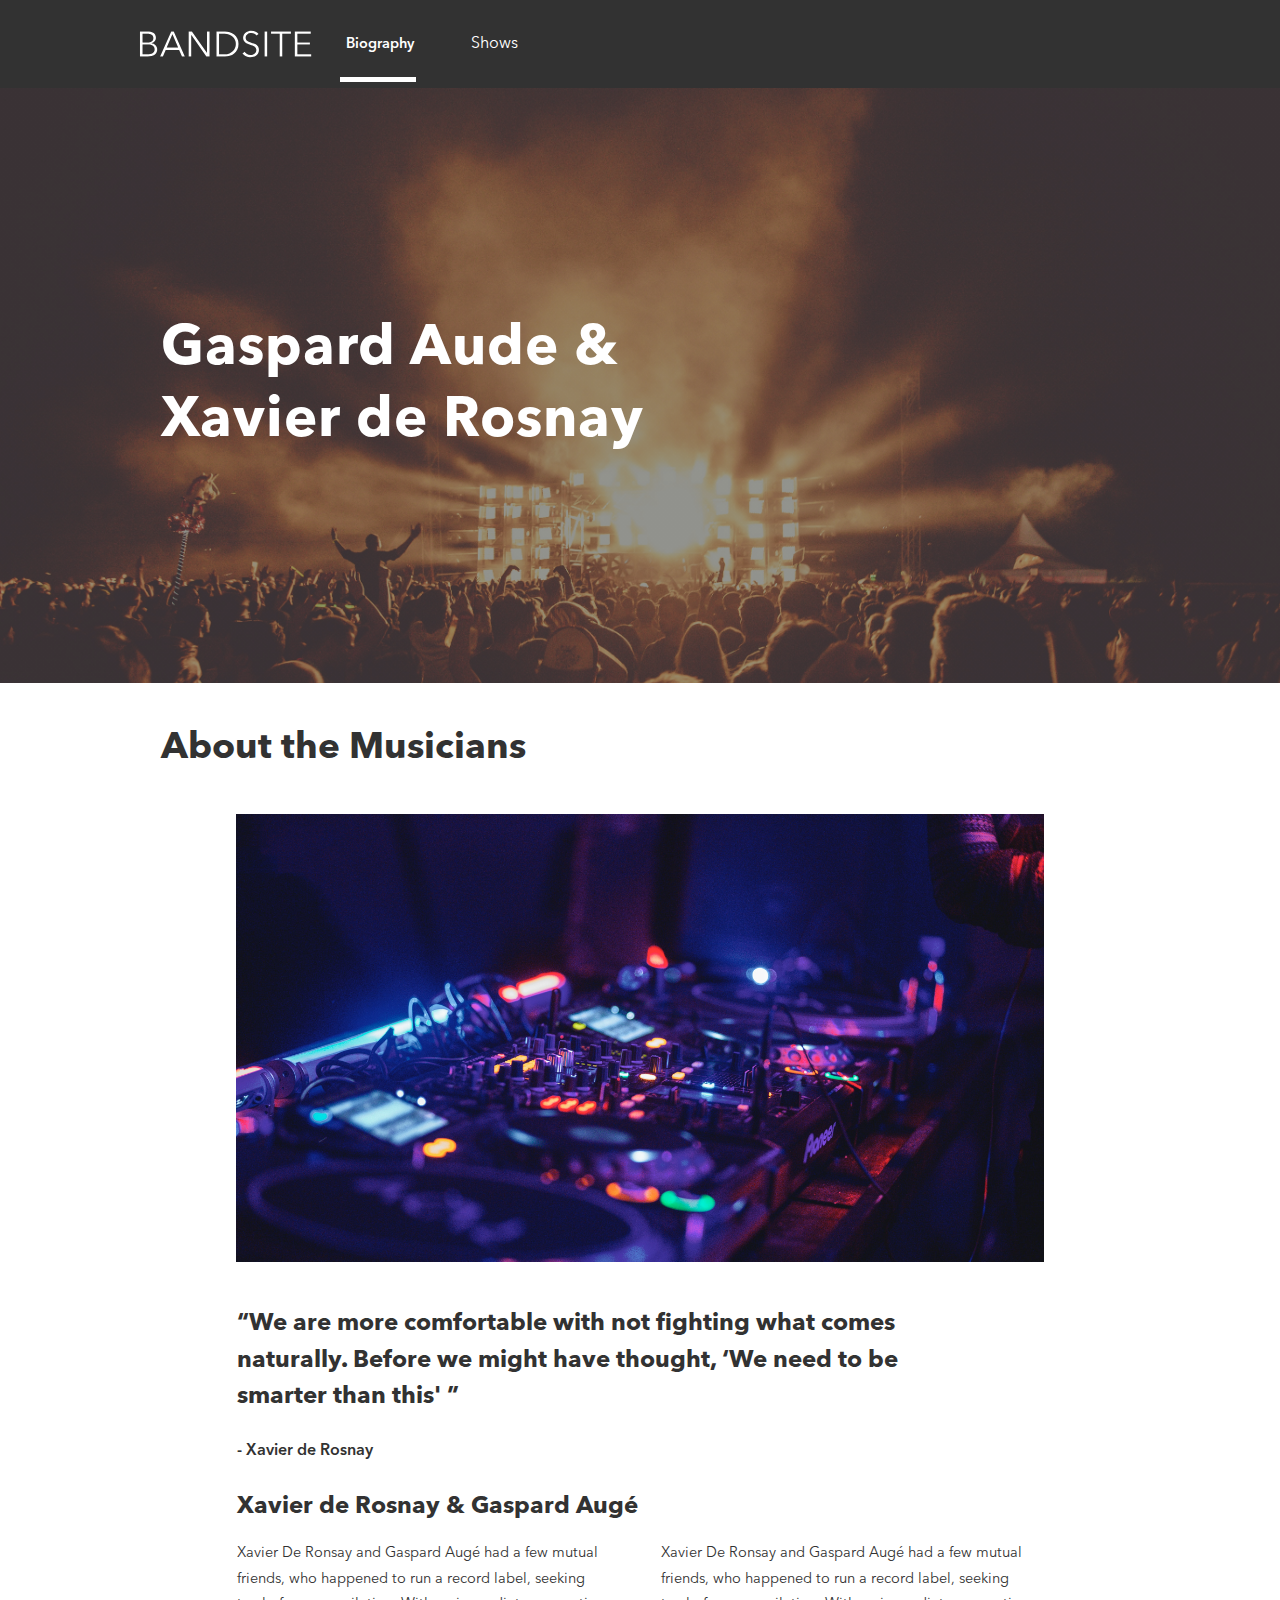
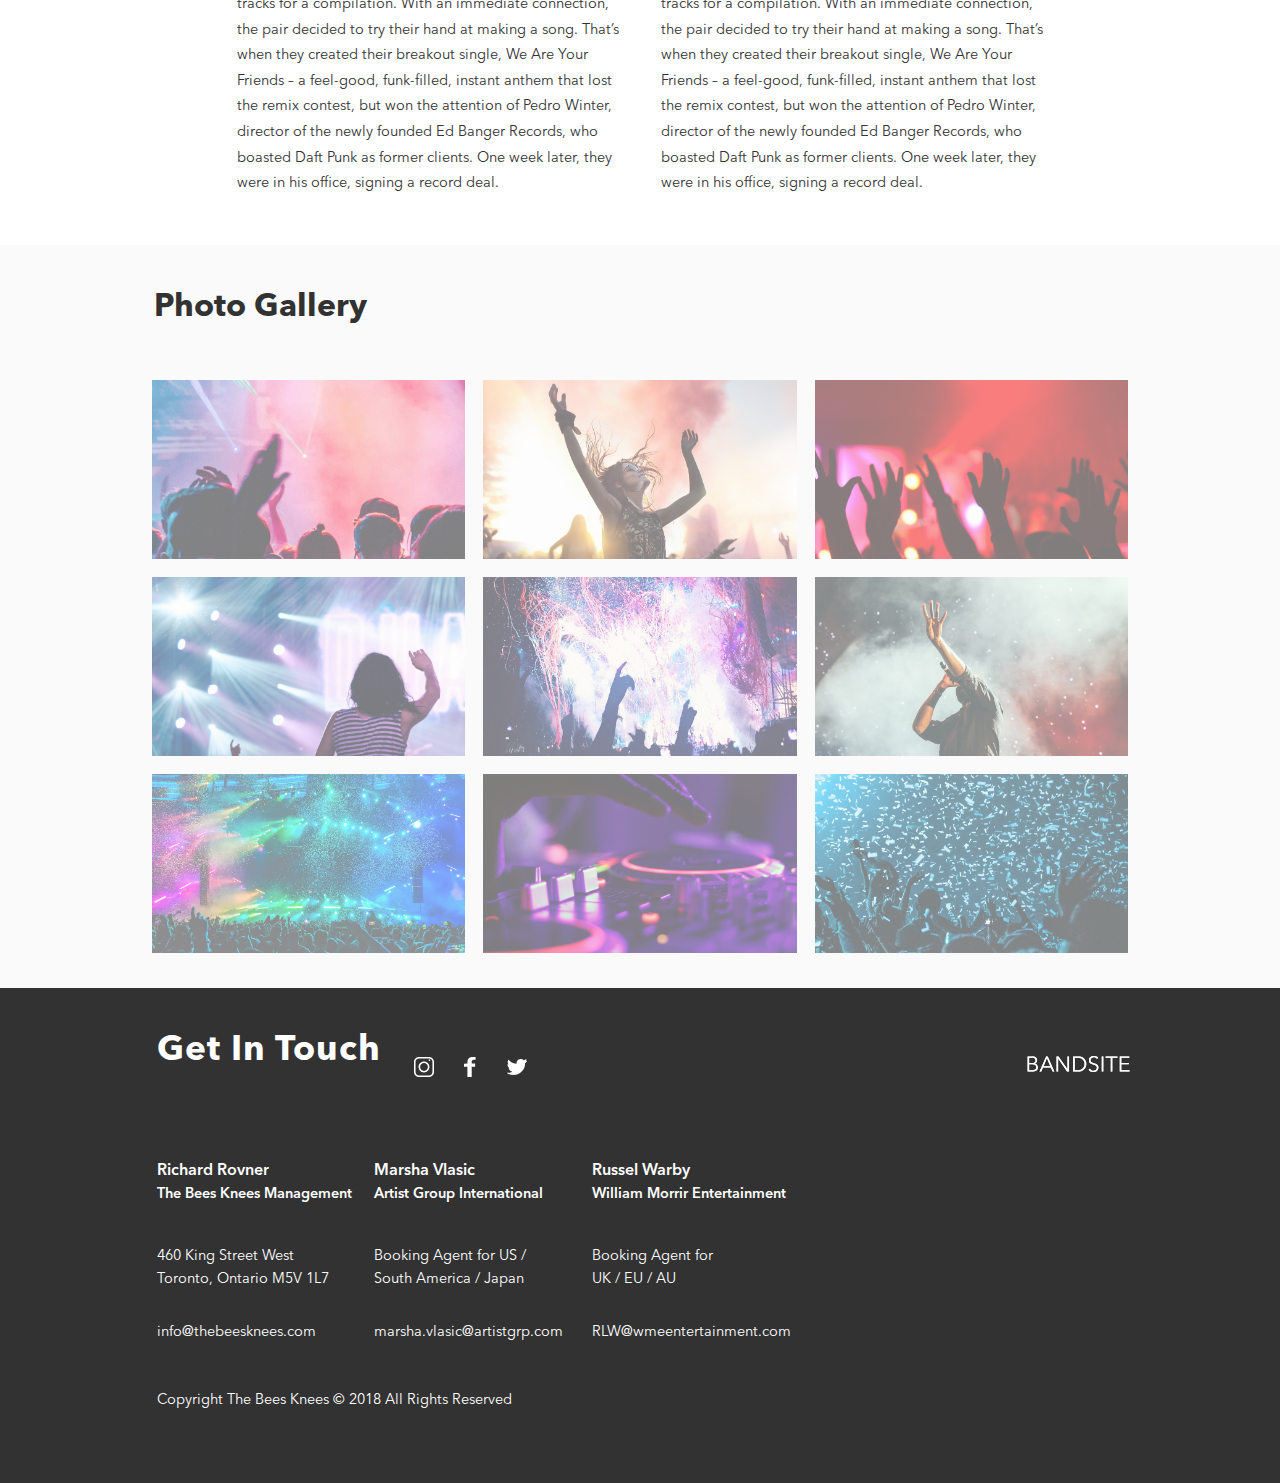
<file: index.html>
<!DOCTYPE html>
<html lang="en">
  <head>
    <meta charset="UTF-8" />
    <meta name="viewport" content="width=device-width, initial-scale=1.0" />
    <link rel="stylesheet" href="./styles/main.css" />
    <title>Band Site</title>
  </head>
  <body>
    <header class="header">
      <nav class="header__nav">
        <a class="header__nav-logo header__nav-logo--link" href="#"
          ><img
            class="header__nav-logo-image"
            src="./Assets/Logo/Logo-bandsite.svg"
            alt="Band logo"
        /></a>
        <ul class="header__nav-options">
          <li class="header__nav-list header__nav-list--left">
            <a class="header__nav-list-links" href="#main__bio">Biography</a>
          </li>
          <li class="header__nav-list header__nav-list--right">
            <a class="header__nav-list-links" href="#">Shows</a>
          </li>
        </ul>
      </nav>
    </header>
    <div class="hero">
      <div class="hero__image"></div>
      <h1 class="hero__title">Gaspard Aude & Xavier de Rosnay</h1>
    </div>
    <h2 class="title">
      About<span class="title--the">&nbsp;The&nbsp;</span>Musicians
    </h2>
    <main class="main">
      <div class="main__img"></div>
      <q class="main__quote"
        >We are more comfortable with not fighting what comes naturally. Before
        we might have thought, ‘We need to be smarter than this'
      </q>
      <div id="main__bio" class="main__name">- Xavier de Rosnay</div>
      <div class="main__band-name">Xavier de Rosnay & Gaspard Augé</div>
      <article class="main__content main__content--left main__content--top">
        Xavier De Ronsay and Gaspard Augé had a few mutual friends, who happened
        to run a record label, seeking tracks for a compilation. With an
        immediate connection, the pair decided to try their hand at making a
        song. That’s when they created their breakout single, We Are Your
        Friends – a feel-good, funk-filled, instant anthem that lost the remix
        contest, but won the attention of Pedro Winter, director of the newly
        founded Ed Banger Records, who boasted Daft Punk as former clients. One
        week later, they were in his office, signing a record deal.
      </article>
      <article class="main__content main__content--right main__content--bottom">
        Xavier De Ronsay and Gaspard Augé had a few mutual friends, who happened
        to run a record label, seeking tracks for a compilation. With an
        immediate connection, the pair decided to try their hand at making a
        song. That’s when they created their breakout single, We Are Your
        Friends – a feel-good, funk-filled, instant anthem that lost the remix
        contest, but won the attention of Pedro Winter, director of the newly
        founded Ed Banger Records, who boasted Daft Punk as former clients. One
        week later, they were in his office, signing a record deal.
      </article>
    </main>
    <picture class="gallery">
      <div class="gallery__title">Photo Gallery</div>
      <div class="gallery__img gallery__img--top-left"></div>
      <div class="gallery__img gallery__img--top-center"></div>
      <div class="gallery__img gallery__img--top-right"></div>
      <div class="gallery__img gallery__img--middle-left"></div>
      <div class="gallery__img gallery__img--middle-center"></div>
      <div class="gallery__img gallery__img--middle-right"></div>
      <div class="gallery__img gallery__img--bottom-left"></div>
      <div class="gallery__img gallery__img--bottom-center"></div>
      <div class="gallery__img gallery__img--bottom-right"></div>
    </picture>
    <footer class="footer">
      <h2 class="footer__touch">Get In Touch</h2>
      <div class="footer__social">
        <a href="#"
          ><div class="footer__social-link footer__social-link--insta"></div
        ></a>
        <a href=""
          ><div class="footer__social-link footer__social-link--face"></div
        ></a>
        <a href=""
          ><div class="footer__social-link footer__social-link--twitter"></div
        ></a>
      </div>
      <a class="footer__social-logo" href="#"
        ><img
          class="footer__social-logo--image"
          src="./Assets/Logo/Logo-bandsite.svg"
          alt=""
      /></a>
      <div class="management__top">
        <div class="footer__management">
          Richard Rovner
          <p class="footer__management-company">The Bees Knees Management</p>
        </div>
        <div class="footer__address">
          460 King Street West Toronto, Ontario M5V 1L7
        </div>
        <a class="footer__email" href="info@thebeesknees.com "
          >info@thebeesknees.com
        </a>
      </div>
      <div class="management__middle">
        <div class="footer__management">
          Marsha Vlasic
          <div class="footer__management-company">
            Artist Group International
          </div>
        </div>
        <div class="footer__address">
          Booking Agent for US / South America / Japan
        </div>
        <a class="footer__email" href="marsha.vlasic@artistgrp.com"
          >marsha.vlasic@artistgrp.com</a
        >
      </div>
      <div class="management__bottom">
        <div class="footer__management">
          Russel Warby
          <div class="footer__management-company">
            William Morrir Entertainment
          </div>
        </div>
        <div class="footer__address">
          Booking Agent for <br />
          UK / EU / AU
        </div>
        <a class="footer__email" href="RLW@wmeentertainment.com"
          >RLW@wmeentertainment.com</a
        >
      </div>
      <div class="footer__copy-right">
        Copyright The Bees Knees © 2018 All Rights Reserved
      </div>
    </footer>
  </body>
</html>
</file>
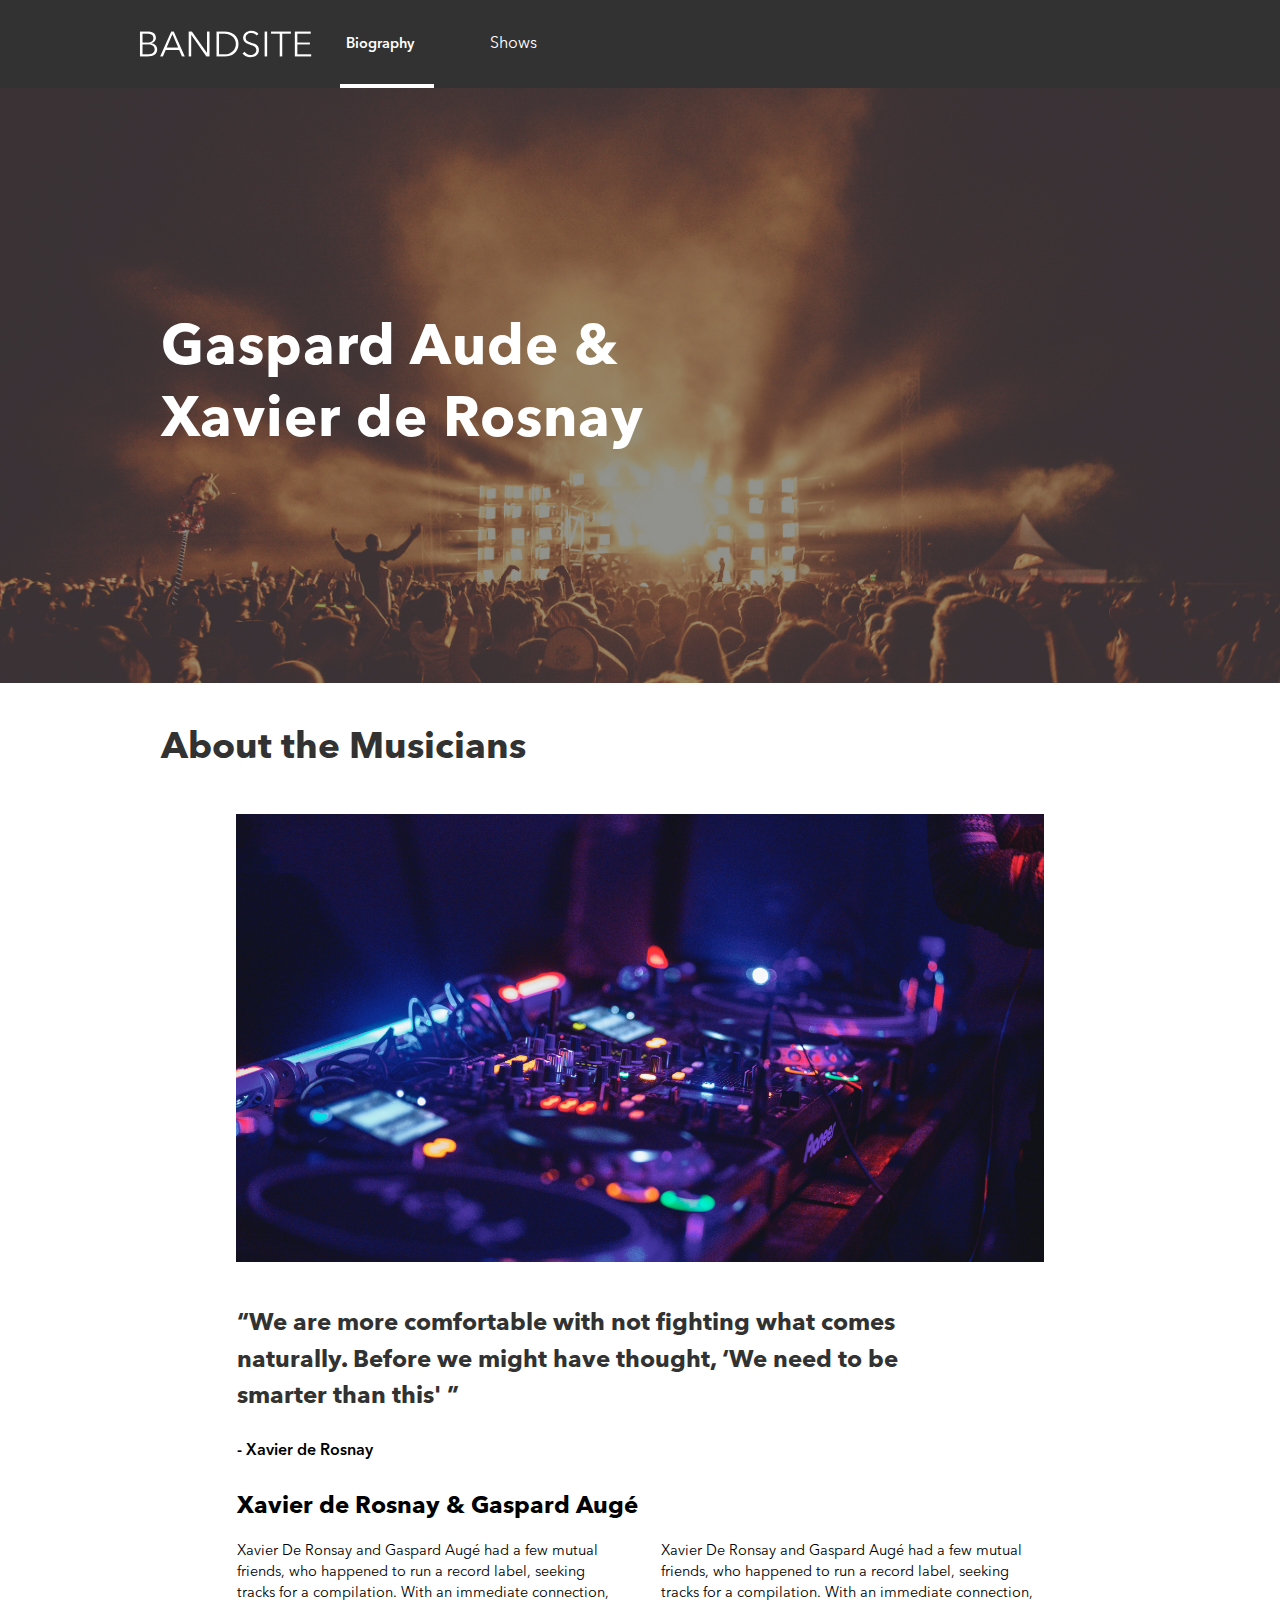
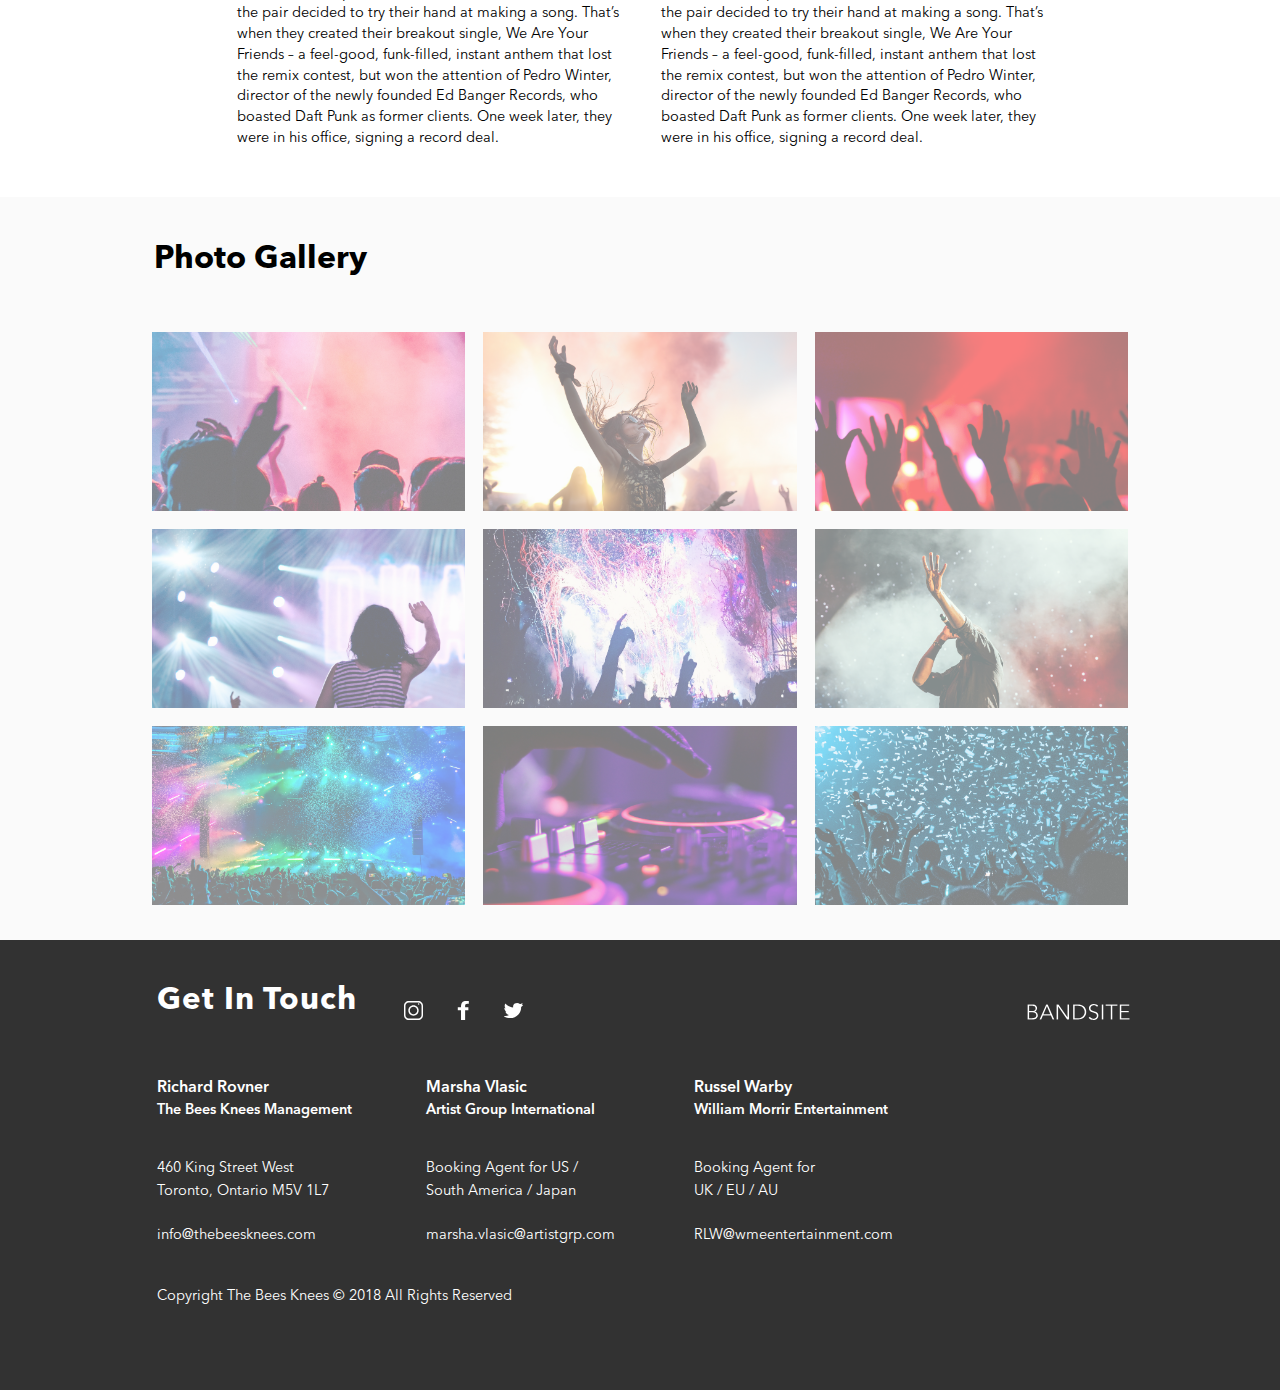
<file: sprint-one/index.html>
<!DOCTYPE html>
<html lang="en">
  <head>
    <meta charset="UTF-8" />
    <meta name="viewport" content="width=device-width, initial-scale=1.0" />
    <link rel="stylesheet" href="./styles/main.css" />
    <title>Band Site</title>
  </head>
  <body>
    <!-- // START OF HEADER AND NAV -->
    <header class="header">
      <nav class="header__nav">
        <a class="header__nav-logo header__nav-logo--link" href="index.html"
          ><img
            class="header__nav-logo-image"
            src="./Assets/Logo/Logo-bandsite.svg"
            alt="Band logo"
        /></a>
        <ul class="header__nav-options">
          <li class="header__nav-list header__nav-list--left">
            <a class="header__nav-list-links" href="#main__bio">Biography</a>
          </li>
          <li class="header__nav-list header__nav-list--right">
            <a class="header__nav-list-links" href="#">Shows</a>
          </li>
        </ul>
      </nav>
    </header>
    <!-- // START OF HERO -->
    <div class="hero">
      <div class="hero__image"></div>
      <h1 class="hero__title">Gaspard Aude & Xavier de Rosnay</h1>
    </div>
    <h2 class="title">
      About<span class="title--the">&nbsp;The&nbsp;</span>Musicians
    </h2>
    <!-- // START OF MAIN  -->
    <main class="main">
      <div class="main__img"></div>
      <q class="main__quote"
        >We are more comfortable with not fighting what comes naturally. Before
        we might have thought, ‘We need to be smarter than this'
      </q>
      <div id="main__bio" class="main__name">- Xavier de Rosnay</div>
      <div class="main__band-name">Xavier de Rosnay & Gaspard Augé</div>
      <article class="main__content main__content--left main__content--top">
        Xavier De Ronsay and Gaspard Augé had a few mutual friends, who happened
        to run a record label, seeking tracks for a compilation. With an
        immediate connection, the pair decided to try their hand at making a
        song. That’s when they created their breakout single, We Are Your
        Friends – a feel-good, funk-filled, instant anthem that lost the remix
        contest, but won the attention of Pedro Winter, director of the newly
        founded Ed Banger Records, who boasted Daft Punk as former clients. One
        week later, they were in his office, signing a record deal.
      </article>
      <article class="main__content main__content--right main__content--bottom">
        Xavier De Ronsay and Gaspard Augé had a few mutual friends, who happened
        to run a record label, seeking tracks for a compilation. With an
        immediate connection, the pair decided to try their hand at making a
        song. That’s when they created their breakout single, We Are Your
        Friends – a feel-good, funk-filled, instant anthem that lost the remix
        contest, but won the attention of Pedro Winter, director of the newly
        founded Ed Banger Records, who boasted Daft Punk as former clients. One
        week later, they were in his office, signing a record deal.
      </article>
    </main>
    <!-- // START OF PHOTO GALLERY -->
    <picture class="gallery">
      <div class="gallery__title">Photo Gallery</div>
      <div class="gallery__img gallery__img--top-left"></div>
      <div class="gallery__img gallery__img--top-center"></div>
      <div class="gallery__img gallery__img--top-right"></div>
      <div class="gallery__img gallery__img--middle-left"></div>
      <div class="gallery__img gallery__img--middle-center"></div>
      <div class="gallery__img gallery__img--middle-right"></div>
      <div class="gallery__img gallery__img--bottom-left"></div>
      <div class="gallery__img gallery__img--bottom-center"></div>
      <div class="gallery__img gallery__img--bottom-right"></div>
    </picture>
    <!-- // START OF FOOTER -->
    <footer class="footer">
      <h2 class="footer__touch">Get In Touch</h2>
      <div class="footer__social">
        <a href="#"
          ><div class="footer__social-link footer__social-link--insta"></div
        ></a>
        <a href=""
          ><div class="footer__social-link footer__social-link--face"></div
        ></a>
        <a href=""
          ><div class="footer__social-link footer__social-link--twitter"></div
        ></a>
      </div>
      <a class="footer__social-logo" href="index.html"
        ><img
          class="footer__social-logo--image"
          src="./Assets/Logo/Logo-bandsite.svg"
          alt=""
      /></a>
      <div class="management__top">
        <div class="footer__management">
          Richard Rovner
          <p class="footer__management-company">The Bees Knees Management</p>
        </div>
        <div class="footer__address">
          460 King Street West Toronto, Ontario M5V 1L7
        </div>
        <a class="footer__email" href="mailto:info@thebeesknees.com "
          >info@thebeesknees.com
        </a>
      </div>
      <div class="management__middle">
        <div class="footer__management">
          Marsha Vlasic
          <div class="footer__management-company">
            Artist Group International
          </div>
        </div>
        <div class="footer__address">
          Booking Agent for US / South America / Japan
        </div>
        <a class="footer__email" href="mailto:marsha.vlasic@artistgrp.com"
          >marsha.vlasic@artistgrp.com</a
        >
      </div>
      <div class="management__bottom">
        <div class="footer__management">
          Russel Warby
          <div class="footer__management-company">
            William Morrir Entertainment
          </div>
        </div>
        <div class="footer__address">
          Booking Agent for <br />
          UK / EU / AU
        </div>
        <a class="footer__email" href="mailto:RLW@wmeentertainment.com"
          >RLW@wmeentertainment.com</a
        >
      </div>
      <div class="footer__copy-right">
        Copyright The Bees Knees © 2018 All Rights Reserved
      </div>
    </footer>
  </body>
</html>
</file>
<file: styles/main.css>
html,
body {
  margin: 0;
  padding: 0;
  font-family: "Avenir", Sans-serif, Serif;
}

@font-face {
  font-family: "Avenir";
  src: url(../../Assets/Fonts/Linotype-AvenirNextLTPro-Regular.otf);
}

@font-face {
  font-family: "Avenir";
  src: url(../../Assets/Fonts/Linotype-AvenirNextLTPro-Demi.otf);
  font-weight: 600;
}

@font-face {
  font-family: "Avenir";
  src: url(../../Assets/Fonts/Linotype-AvenirNextLTPro-Bold.otf);
  font-weight: bold;
}

body,
html {
  margin: 0;
  padding: 0;
  color: #323232;
}

.header {
  background-color: #323232;
  height: 5.5rem;
  width: 100%;
  display: -webkit-box;
  display: -ms-flexbox;
  display: flex;
  -webkit-box-pack: justify;
      -ms-flex-pack: justify;
          justify-content: space-between;
}

.header__nav {
  display: -webkit-box;
  display: -ms-flexbox;
  display: flex;
  -webkit-box-pack: justify;
      -ms-flex-pack: justify;
          justify-content: space-between;
  width: 100%;
  -ms-flex-line-pack: center;
      align-content: center;
  -webkit-box-align: center;
      -ms-flex-align: center;
          align-items: center;
  -webkit-box-orient: vertical;
  -webkit-box-direction: normal;
      -ms-flex-direction: column;
          flex-direction: column;
}

@media screen and (min-width: 768px) {
  .header__nav {
    -webkit-box-orient: horizontal;
    -webkit-box-direction: normal;
        -ms-flex-direction: row;
            flex-direction: row;
  }
}

@media screen and (min-width: 1200px) {
  .header__nav {
    display: -webkit-box;
    display: -ms-flexbox;
    display: flex;
  }
}

.header__nav-logo--link {
  width: 2rem;
  height: 12vw;
  margin: 0;
  display: -webkit-box;
  display: -ms-flexbox;
  display: flex;
  -webkit-box-align: center;
      -ms-flex-align: center;
          align-items: center;
  -webkit-box-align: end;
      -ms-flex-align: end;
          align-items: flex-end;
  -webkit-box-pack: center;
      -ms-flex-pack: center;
          justify-content: center;
  padding: 0;
}

@media screen and (min-width: 768px) {
  .header__nav-logo--link {
    width: 20vw;
    -webkit-box-sizing: border-box;
            box-sizing: border-box;
    display: inline-block;
    display: -webkit-box;
    display: -ms-flexbox;
    display: flex;
    -webkit-box-align: center;
        -ms-flex-align: center;
            align-items: center;
    margin: 0 0 0 24px;
  }
}

@media screen and (min-width: 1200px) {
  .header__nav-logo--link {
    margin: 0 4% 0 12.6%;
    width: 10%;
    height: 50%;
  }
}

.header__nav-logo-image {
  width: 35vw;
  height: auto;
  -webkit-box-sizing: border-box;
          box-sizing: border-box;
}

@media screen and (min-width: 768px) {
  .header__nav-logo-image {
    width: 30vw;
    height: 1.5rem;
    -webkit-box-sizing: border-box;
            box-sizing: border-box;
  }
}

@media screen and (min-width: 1200px) {
  .header__nav-logo-image {
    width: 16vw;
    height: 1.8rem;
    -webkit-box-sizing: border-box;
            box-sizing: border-box;
  }
}

.header__nav-options {
  width: 100%;
  height: 30px;
  margin: 8px 0 0 0;
  padding: 0;
  display: -webkit-box;
  display: -ms-flexbox;
  display: flex;
  -webkit-box-pack: justify;
      -ms-flex-pack: justify;
          justify-content: space-between;
  -webkit-box-sizing: border-box;
          box-sizing: border-box;
}

@media screen and (min-width: 768px) {
  .header__nav-options {
    width: 68%;
    height: 20%;
    display: -webkit-box;
    display: -ms-flexbox;
    display: flex;
    display: inline-block;
    -webkit-box-sizing: border-box;
            box-sizing: border-box;
    margin: 0;
  }
}

@media screen and (min-width: 1200px) {
  .header__nav-options {
    width: 75%;
  }
}

.header__nav-list {
  -webkit-box-sizing: border-box;
          box-sizing: border-box;
  height: auto;
}

.header__nav-list--left {
  width: 50%;
  padding: 0;
  display: -webkit-box;
  display: -ms-flexbox;
  display: flex;
  -webkit-box-pack: space-evenly;
      -ms-flex-pack: space-evenly;
          justify-content: space-evenly;
  -webkit-box-sizing: border-box;
          box-sizing: border-box;
  border-bottom: 5px solid #ffffff;
  scroll-behavior: smooth;
}

.header__nav-list--left:hover {
  border-bottom: 5px solid #ffffff;
  font-weight: 600;
}

@media screen and (min-width: 768px) {
  .header__nav-list--left {
    width: 17%;
    padding: 0 0 9% 1%;
    margin: 0 10% 0 0;
    height: 40%;
    display: -webkit-box;
    display: -ms-flexbox;
    display: flex;
    display: inline-block;
    -webkit-box-sizing: border-box;
            box-sizing: border-box;
    border-bottom: 5px solid #ffffff;
    font-size: 0.9rem;
  }
}

@media screen and (min-width: 1200px) {
  .header__nav-list--left {
    margin: 0;
    width: 8%;
    height: 10%;
    padding: 0 0 4.3% 0.6%;
    border-bottom: 5px solid #ffffff;
    font-weight: 600;
  }
}

.header__nav-list--right {
  width: 50%;
  padding: 0;
  display: -webkit-box;
  display: -ms-flexbox;
  display: flex;
  -webkit-box-pack: space-evenly;
      -ms-flex-pack: space-evenly;
          justify-content: space-evenly;
  -webkit-box-sizing: border-box;
          box-sizing: border-box;
}

.header__nav-list--right:hover {
  border-bottom: 5px solid #ffffff;
}

@media screen and (min-width: 768px) {
  .header__nav-list--right {
    width: 11%;
    height: 40%;
    padding: 0 0 9% 1%;
    display: -webkit-box;
    display: -ms-flexbox;
    display: flex;
    -ms-flex-line-pack: distribute;
        align-content: space-around;
    -webkit-box-align: center;
        -ms-flex-align: center;
            align-items: center;
    display: inline-block;
    -webkit-box-sizing: border-box;
            box-sizing: border-box;
  }
}

@media screen and (min-width: 1200px) {
  .header__nav-list--right {
    margin: 0 0 0 5%;
    width: 5.5%;
    height: 10%;
    padding: 0 0 4.5% 0.5%;
  }
  .header__nav-list--right:hover {
    border-bottom: 5px solid #ffffff;
  }
}

.header__nav-list-links {
  text-decoration: none;
  list-style: none;
  line-height: 5px;
  color: #ffffff;
  -webkit-box-sizing: border-box;
          box-sizing: border-box;
}

.hero {
  width: 100%;
  height: auto;
  display: -webkit-box;
  display: -ms-flexbox;
  display: flex;
  -webkit-box-align: center;
      -ms-flex-align: center;
          align-items: center;
}

.hero__image {
  background: -webkit-gradient(linear, left top, left bottom, from(rgba(50, 50, 50, 0.5)), to(rgba(50, 50, 50, 0.5))), url(../Assets/Images/yvette-unsplash.jpg);
  background: linear-gradient(rgba(50, 50, 50, 0.5), rgba(50, 50, 50, 0.5)), url(../Assets/Images/yvette-unsplash.jpg);
  height: 57.5vw;
  width: 100%;
  background-size: cover;
  position: relative;
}

@media screen and (min-width: 768px) {
  .hero__image {
    height: 52vw;
  }
}

@media screen and (min-width: 1200px) {
  .hero__image {
    height: 46.5vw;
  }
}

.hero__title {
  position: absolute;
  color: #ffffff;
  font-size: 1.5rem;
  width: 65%;
  line-height: 2rem;
  margin: 0 0 0 5%;
  z-index: 1;
}

@media screen and (min-width: 768px) {
  .hero__title {
    margin: 0 0 0 24px;
    font-size: 3.6rem;
    width: 80%;
    height: 40%;
    line-height: 4.5rem;
    display: -webkit-box;
    display: -ms-flexbox;
    display: flex;
    -webkit-box-align: center;
        -ms-flex-align: center;
            align-items: center;
    color: #ffffff;
    letter-spacing: 1px;
  }
}

@media screen and (min-width: 1200px) {
  .hero__title {
    width: 40%;
    font-size: 3.5rem;
    margin-left: 12.6%;
  }
}

.title {
  margin: auto;
  width: 85%;
  height: auto;
  display: -webkit-box;
  display: -ms-flexbox;
  display: flex;
  color: #323232;
  -webkit-box-align: center;
      -ms-flex-align: center;
          align-items: center;
  font-size: 1.5rem;
  font-weight: bold;
  margin: 10% 5% 9% 6%;
}

@media screen and (min-width: 768px) {
  .title {
    font-size: 2.3rem;
    margin: 48px 0 32px 24px;
    font-weight: bold;
  }
}

@media screen and (min-width: 1200px) {
  .title {
    margin: 3.4% 0 3.4% 12.6%;
  }
}

@media screen and (min-width: 768px) {
  .title--the {
    text-transform: lowercase;
  }
}

@media screen and (min-width: 1200px) {
  .title--the {
    text-transform: lowercase;
  }
}

.main {
  width: 100%;
  display: -webkit-box;
  display: -ms-flexbox;
  display: flex;
  -webkit-box-orient: vertical;
  -webkit-box-direction: normal;
      -ms-flex-direction: column;
          flex-direction: column;
  -webkit-box-align: center;
      -ms-flex-align: center;
          align-items: center;
}

@media screen and (min-width: 768px) {
  .main {
    -webkit-box-orient: horizontal;
    -webkit-box-direction: normal;
        -ms-flex-direction: row;
            flex-direction: row;
    -ms-flex-flow: wrap;
        flex-flow: wrap;
    margin: 0 0 48px 0;
  }
}

.main__img {
  background-image: url(../Assets/Images/alexander-unsplash.jpg);
  height: 50vw;
  width: 90%;
  background-size: cover;
  -webkit-box-pack: center;
      -ms-flex-pack: center;
          justify-content: center;
  margin: auto;
  padding: 0;
}

@media screen and (min-width: 768px) {
  .main__img {
    width: 95vw;
    height: 47vw;
    margin: 0 24px;
  }
}

@media screen and (min-width: 1200px) {
  .main__img {
    height: 450px;
    width: 63.2%;
    height: 28rem;
    margin: auto;
  }
}

.main__quote {
  font-size: 1rem;
  width: 90vw;
  font-weight: 600;
  color: #323232;
  margin: 24px 0 32px 0;
}

@media screen and (min-width: 768px) {
  .main__quote {
    font-size: 1.5rem;
    margin: 48px 0 40px 24px;
    -ms-flex-item-align: start;
        align-self: flex-start;
    font-weight: bold;
    line-height: 2.3rem;
  }
}

@media screen and (min-width: 1200px) {
  .main__quote {
    margin: 3.4% 0 0 18.5%;
    width: 55%;
  }
}

.main__name {
  font-weight: 600;
  width: 90%;
  margin: 0 0 40px 16px;
  -ms-flex-item-align: start;
      align-self: flex-start;
}

@media screen and (min-width: 768px) {
  .main__name {
    margin: 0 0 48px 24px;
  }
}

@media screen and (min-width: 1200px) {
  .main__name {
    margin: 2% 0 0 18.5%;
  }
}

.main__band-name {
  font-weight: 600;
  margin: 0 0 24px 16px;
  -ms-flex-item-align: start;
      align-self: flex-start;
}

@media screen and (min-width: 768px) {
  .main__band-name {
    margin: 0 0 28px 24px;
    width: 100%;
    font-size: 1.5rem;
    font-weight: bold;
  }
}

@media screen and (min-width: 1200px) {
  .main__band-name {
    margin: 2.5% 0 1.5% 18.5%;
  }
}

.main__content {
  font-size: 0.8em;
  display: -webkit-box;
  display: -ms-flexbox;
  display: flex;
  width: 90%;
  line-height: 1.2rem;
  margin: auto;
}

@media screen and (min-width: 768px) {
  .main__content {
    width: 45%;
    margin: 0 24px;
    font-size: 0.9rem;
    line-height: 1.5rem;
  }
}

@media screen and (min-width: 1200px) {
  .main__content {
    width: 30%;
    margin: auto;
    line-height: 1.6rem;
  }
}

@media screen and (min-width: 768px) {
  .main__content--top {
    margin: 0 3%;
  }
}

@media screen and (min-width: 1200px) {
  .main__content--top {
    margin-left: 18.5%;
    margin-right: 0;
  }
}

.main__content--bottom {
  margin: 9% 5% 13% 5%;
}

@media screen and (min-width: 768px) {
  .main__content--bottom {
    margin: 0 24px 0 0;
  }
}

@media screen and (min-width: 1200px) {
  .main__content--bottom {
    margin-left: 40px;
  }
}

.gallery {
  display: -webkit-box;
  display: -ms-flexbox;
  display: flex;
  -webkit-box-pack: center;
      -ms-flex-pack: center;
          justify-content: center;
  -ms-flex-wrap: wrap;
      flex-wrap: wrap;
  padding-bottom: 10%;
  background-color: #fafafa;
}

@media screen and (min-width: 768px) {
  .gallery {
    padding-bottom: 4%;
  }
}

@media screen and (min-width: 1200px) {
  .gallery {
    padding-bottom: 2%;
  }
}

.gallery__title {
  font-size: 1.5rem;
  font-weight: bold;
  margin: 10% 40% 4% 0;
}

@media screen and (min-width: 768px) {
  .gallery__title {
    width: 100%;
    font-size: 2.4rem;
    margin-left: 4%;
    display: -webkit-box;
    display: -ms-flexbox;
    display: flex;
    margin: 5% 3.5%;
  }
}

@media screen and (min-width: 1200px) {
  .gallery__title {
    margin: 0 0 0 2%;
    width: 78%;
    height: 126px;
    font-size: 2rem;
    -webkit-box-align: center;
        -ms-flex-align: center;
            align-items: center;
  }
}

.gallery__img {
  width: 90vw;
  height: 50vw;
  margin: 2%;
  background-size: cover;
  background-repeat: no-repeat;
}

@media screen and (min-width: 768px) {
  .gallery__img {
    width: 30vw;
    height: 17vw;
    margin: 1%;
  }
}

@media screen and (min-width: 1200px) {
  .gallery__img {
    width: 24.5%;
    height: 14vw;
    margin: 0.7%;
    opacity: 0.5;
  }
  .gallery__img:hover {
    opacity: 1;
  }
}

.gallery__img--top-left {
  background-image: url(../Assets/Images/Photo-gallery-1.jpg);
}

.gallery__img--top-center {
  background-image: url(../Assets/Images/Photo-gallery-2.jpg);
}

.gallery__img--top-right {
  background-image: url(../Assets/Images/Photo-gallery-3.jpg);
}

.gallery__img--middle-left {
  background-image: url(../Assets/Images/Photo-gallery-4.jpg);
}

.gallery__img--middle-center {
  background-image: url(../Assets/Images/Photo-gallery-5.jpg);
}

.gallery__img--middle-right {
  background-image: url(../Assets/Images/Photo-gallery-6.jpg);
}

.gallery__img--bottom-left {
  background-image: url(../Assets/Images/Photo-gallery-7.jpg);
}

.gallery__img--bottom-center {
  background-image: url(../Assets/Images/Photo-gallery-8.jpg);
}

.gallery__img--bottom-right {
  background-image: url(../Assets/Images/Photo-gallery-9.jpg);
}

.footer {
  width: 95%;
  background-color: #323232;
  color: #ffffff;
  display: -webkit-box;
  display: -ms-flexbox;
  display: flex;
  -webkit-box-orient: vertical;
  -webkit-box-direction: normal;
      -ms-flex-direction: column;
          flex-direction: column;
  padding: 0 0 0 16px;
  font-size: 13px;
}

@media screen and (min-width: 768px) {
  .footer {
    -webkit-box-orient: horizontal;
    -webkit-box-direction: normal;
        -ms-flex-direction: row;
            flex-direction: row;
    -ms-flex-wrap: wrap;
        flex-wrap: wrap;
    width: 98%;
    height: 49.5vw;
    -ms-flex-line-pack: start;
        align-content: flex-start;
  }
}

@media screen and (min-width: 1200px) {
  .footer {
    height: 55vh;
    width: 100%;
    margin: 0;
  }
}

.footer__touch {
  margin: 40px 0 24px 0;
  font-size: 2rem;
  letter-spacing: 2px;
  padding: 0;
  width: 90%;
}

@media screen and (min-width: 768px) {
  .footer__touch {
    width: 33%;
    height: 10%;
    font-size: 2.2rem;
    margin: 40px 0 24px 12px;
    letter-spacing: 1px;
    color: #ffffff;
  }
}

@media screen and (min-width: 1200px) {
  .footer__touch {
    margin: 3.3% 0 0 11%;
    width: 18%;
  }
}

.footer__social {
  width: 50%;
  height: 10%;
  display: -webkit-box;
  display: -ms-flexbox;
  display: flex;
  -webkit-box-pack: space-evenly;
      -ms-flex-pack: space-evenly;
          justify-content: space-evenly;
  margin-left: 2%;
}

@media screen and (min-width: 768px) {
  .footer__social {
    -webkit-box-align: center;
        -ms-flex-align: center;
            align-items: center;
    width: 24%;
    height: 15%;
    margin: 38px 0 0 0;
  }
}

@media screen and (min-width: 1200px) {
  .footer__social {
    height: 18%;
    margin: 0;
    width: 13%;
    -webkit-box-align: end;
        -ms-flex-align: end;
            align-items: flex-end;
  }
}

.footer__social-link {
  width: 50px;
  height: 50px;
  background-repeat: no-repeat;
}

@media screen and (min-width: 768px) {
  .footer__social-link {
    width: 20px;
    height: 20px;
    background-size: 20px 20px;
    color: #ffffff;
  }
}

.footer__social-link--insta {
  background-image: url(../Assets/Icons/SVG/Icon-instagram.svg);
}

.footer__social-link--face {
  background-image: url(../Assets/Icons/SVG/Icon-facebook.svg);
}

.footer__social-link--twitter {
  background-image: url(../Assets/Icons/SVG/Icon-twitter.svg);
}

.footer__social-logo {
  width: 20%;
  height: 50px;
}

@media screen and (min-width: 320px) {
  .footer__social-logo {
    display: none;
  }
}

@media screen and (min-width: 768px) {
  .footer__social-logo {
    display: contents;
  }
}

.footer__social-logo--image {
  width: 50px;
  height: 50px;
}

@media screen and (min-width: 768px) {
  .footer__social-logo--image {
    width: 15%;
    height: 18%;
    margin: 34px 0 0 22.5%;
    font-weight: bold;
    -webkit-filter: brightness(200%);
            filter: brightness(200%);
  }
}

@media screen and (min-width: 1200px) {
  .footer__social-logo--image {
    width: 8%;
    height: 17%;
    margin-left: 37%;
  }
}

@media screen and (min-width: 768px) {
  .footer .management__top,
  .footer .management__middle,
  .footer .management__bottom {
    -webkit-box-orient: vertical;
    -webkit-box-direction: normal;
        -ms-flex-direction: column;
            flex-direction: column;
    width: 30%;
    height: 55%;
    display: -webkit-box;
    display: -ms-flexbox;
    display: flex;
    -ms-flex-item-align: end;
        align-self: flex-end;
    -webkit-box-pack: space-evenly;
        -ms-flex-pack: space-evenly;
            justify-content: space-evenly;
    margin: 25px 0 0 12px;
  }
}

@media screen and (min-width: 1200px) {
  .footer .management__top,
  .footer .management__middle,
  .footer .management__bottom {
    height: 50%;
    width: 17%;
    margin: 3% 0 0 0%;
  }
}

@media screen and (min-width: 1200px) {
  .footer .management__top {
    margin-left: 11%;
  }
}

.footer__management {
  font-weight: 600;
  width: 80%;
  padding: 0;
  margin: 0;
  font-size: 14px;
}

@media screen and (min-width: 768px) {
  .footer__management {
    width: 100%;
    height: 20%;
    margin: 0 0 7% 0;
    display: inline-block;
    font-size: 1rem;
    -webkit-box-align: center;
        -ms-flex-align: center;
            align-items: center;
    padding: 0 0 0 0;
  }
}

.footer__management-company {
  width: 90%;
  margin: 0 0 24px 0;
  padding: 0;
}

@media screen and (min-width: 768px) {
  .footer__management-company {
    width: 100%;
    height: 50%;
    margin: 2% 0 0 0;
    display: inline-block;
    font-size: 0.9rem;
  }
}

.footer__address {
  width: 50%;
  margin: 0 0 24px 0;
}

@media screen and (min-width: 768px) {
  .footer__address {
    width: 80%;
    height: 20%;
    margin: 0 0 5% 0;
    display: inline-block;
    font-size: 0.9rem;
    line-height: 1.4rem;
  }
}

.footer__email {
  width: 60%;
  margin: 0 0 40px 0;
  text-decoration: none;
  color: #ffffff;
}

@media screen and (min-width: 768px) {
  .footer__email {
    width: 40%;
    height: 20%;
    margin: 0;
    display: inline-block;
    font-size: 0.9rem;
  }
}

.footer__copy-right {
  margin: 0 0 40px 0;
  width: 75%;
}

@media screen and (min-width: 768px) {
  .footer__copy-right {
    width: 100%;
    height: 10%;
    margin: 0 0 0 12px;
    font-size: 0.9rem;
  }
}

@media screen and (min-width: 1200px) {
  .footer__copy-right {
    margin-left: 11%;
  }
}
/*# sourceMappingURL=main.css.map */
</file>
<file: sprint-one/styles/main.css>
@font-face {
  font-family: "Avenir";
  src: url(../../Assets/Fonts/Linotype-AvenirNextLTPro-Regular.otf) format(truetype);
}

@font-face {
  font-family: "Avenir";
  src: url(../../Assets/Fonts/Linotype-AvenirNextLTPro-Demi.otf) format(truetype);
  font-weight: 600;
}

@font-face {
  font-family: "Avenir";
  src: url(../../Assets/Fonts/Linotype-AvenirNextLTPro-Bold.otf) format(truetype);
  font-weight: bold;
}

html,
body {
  margin: 0;
  padding: 0;
  font-family: "Avenir", Sans-serif, Serif;
}

.header {
  background-color: #323232;
  height: 5.5rem;
  width: 100%;
  display: -webkit-box;
  display: -ms-flexbox;
  display: flex;
  -webkit-box-pack: justify;
      -ms-flex-pack: justify;
          justify-content: space-between;
}

.header__nav {
  display: -webkit-box;
  display: -ms-flexbox;
  display: flex;
  -webkit-box-pack: justify;
      -ms-flex-pack: justify;
          justify-content: space-between;
  width: 100%;
  -ms-flex-line-pack: center;
      align-content: center;
  -webkit-box-align: center;
      -ms-flex-align: center;
          align-items: center;
  -webkit-box-orient: vertical;
  -webkit-box-direction: normal;
      -ms-flex-direction: column;
          flex-direction: column;
}

@media screen and (min-width: 768px) {
  .header__nav {
    -webkit-box-orient: horizontal;
    -webkit-box-direction: normal;
        -ms-flex-direction: row;
            flex-direction: row;
  }
}

.header__nav-logo--link {
  width: 2rem;
  height: 12vw;
  display: -webkit-box;
  display: -ms-flexbox;
  display: flex;
  -webkit-box-align: end;
      -ms-flex-align: end;
          align-items: flex-end;
  -webkit-box-pack: center;
      -ms-flex-pack: center;
          justify-content: center;
}

@media screen and (min-width: 768px) {
  .header__nav-logo--link {
    width: 20vw;
    -webkit-box-sizing: border-box;
            box-sizing: border-box;
    display: inline-block;
    display: -webkit-box;
    display: -ms-flexbox;
    display: flex;
    -webkit-box-align: center;
        -ms-flex-align: center;
            align-items: center;
    margin: 0 0 0 24px;
  }
}

@media screen and (min-width: 1200px) {
  .header__nav-logo--link {
    margin: 0 4% 0 12.6%;
    width: 10%;
    height: 50%;
  }
}

.header__nav-logo-image {
  width: 35vw;
  height: auto;
  -webkit-box-sizing: border-box;
          box-sizing: border-box;
}

@media screen and (min-width: 768px) {
  .header__nav-logo-image {
    width: 30vw;
    height: 1.5rem;
    -webkit-box-sizing: border-box;
            box-sizing: border-box;
  }
}

@media screen and (min-width: 1200px) {
  .header__nav-logo-image {
    width: 16vw;
    height: 1.8rem;
    -webkit-box-sizing: border-box;
            box-sizing: border-box;
  }
}

.header__nav-options {
  width: 100%;
  height: 30px;
  margin: 8px 0 0 0;
  padding: 0;
  display: -webkit-box;
  display: -ms-flexbox;
  display: flex;
  -webkit-box-pack: justify;
      -ms-flex-pack: justify;
          justify-content: space-between;
  -webkit-box-sizing: border-box;
          box-sizing: border-box;
}

@media screen and (min-width: 768px) {
  .header__nav-options {
    width: 68%;
    height: 20%;
    display: -webkit-box;
    display: -ms-flexbox;
    display: flex;
    display: inline-block;
    -webkit-box-sizing: border-box;
            box-sizing: border-box;
    margin: 0;
  }
}

@media screen and (min-width: 1200px) {
  .header__nav-options {
    width: 75%;
  }
}

.header__nav-list {
  -webkit-box-sizing: border-box;
          box-sizing: border-box;
  height: auto;
}

.header__nav-list--left {
  width: 50%;
  display: -webkit-box;
  display: -ms-flexbox;
  display: flex;
  -webkit-box-pack: space-evenly;
      -ms-flex-pack: space-evenly;
          justify-content: space-evenly;
  -webkit-box-sizing: border-box;
          box-sizing: border-box;
  border-bottom: 5px solid #ffffff;
  scroll-behavior: smooth;
}

.header__nav-list--left:hover {
  border-bottom: 5px solid #ffffff;
  font-weight: 600;
}

@media screen and (min-width: 768px) {
  .header__nav-list--left {
    width: 17%;
    padding: 0 0 9% 1%;
    margin: 0 10% 0 0;
    height: 40%;
    display: -webkit-box;
    display: -ms-flexbox;
    display: flex;
    display: inline-block;
    -webkit-box-sizing: border-box;
            box-sizing: border-box;
    border-bottom: 5px solid #ffffff;
    font-size: 0.9rem;
  }
}

@media screen and (min-width: 1200px) {
  .header__nav-list--left {
    margin: 0;
    width: 10%;
    height: 10%;
    padding: 0 0 5.1% 0.6%;
    border-bottom: 5px solid #ffffff;
    font-weight: 600;
  }
}

.header__nav-list--right {
  width: 50%;
  display: -webkit-box;
  display: -ms-flexbox;
  display: flex;
  -webkit-box-pack: space-evenly;
      -ms-flex-pack: space-evenly;
          justify-content: space-evenly;
  -webkit-box-sizing: border-box;
          box-sizing: border-box;
}

.header__nav-list--right:hover {
  border-bottom: 5px solid #ffffff;
}

@media screen and (min-width: 768px) {
  .header__nav-list--right {
    width: 11%;
    height: 40%;
    padding: 0 0 9% 1%;
    display: -webkit-box;
    display: -ms-flexbox;
    display: flex;
    -ms-flex-line-pack: distribute;
        align-content: space-around;
    -webkit-box-align: center;
        -ms-flex-align: center;
            align-items: center;
    display: inline-block;
    -webkit-box-sizing: border-box;
            box-sizing: border-box;
  }
}

@media screen and (min-width: 1200px) {
  .header__nav-list--right {
    margin: 0 0 0 5%;
    width: 5.5%;
    height: 10%;
    padding: 0 0 4.5% 0.5%;
  }
  .header__nav-list--right:hover {
    border-bottom: 5px solid #ffffff;
  }
}

.header__nav-list-links {
  text-decoration: none;
  list-style: none;
  line-height: 5px;
  color: #ffffff;
  -webkit-box-sizing: border-box;
          box-sizing: border-box;
}

.hero {
  width: 100%;
  height: auto;
  display: -webkit-box;
  display: -ms-flexbox;
  display: flex;
  -webkit-box-align: center;
      -ms-flex-align: center;
          align-items: center;
}

.hero__image {
  background: -webkit-gradient(linear, left top, left bottom, from(rgba(50, 50, 50, 0.5)), to(rgba(50, 50, 50, 0.5))), url(../Assets/Images/yvette-unsplash.jpg);
  background: linear-gradient(rgba(50, 50, 50, 0.5), rgba(50, 50, 50, 0.5)), url(../Assets/Images/yvette-unsplash.jpg);
  height: 57.5vw;
  width: 100%;
  background-size: cover;
  position: relative;
}

@media screen and (min-width: 768px) {
  .hero__image {
    height: 52vw;
  }
}

@media screen and (min-width: 1200px) {
  .hero__image {
    height: 46.5vw;
  }
}

.hero__title {
  position: absolute;
  color: #ffffff;
  font-size: 1.5rem;
  width: 65%;
  line-height: 2rem;
  margin: 0 0 0 5%;
  z-index: 1;
}

@media screen and (min-width: 768px) {
  .hero__title {
    margin: 0 0 0 24px;
    font-size: 3.6rem;
    width: 80%;
    height: 40%;
    line-height: 4.5rem;
    display: -webkit-box;
    display: -ms-flexbox;
    display: flex;
    -webkit-box-align: center;
        -ms-flex-align: center;
            align-items: center;
    color: #ffffff;
    letter-spacing: 1px;
  }
}

@media screen and (min-width: 1200px) {
  .hero__title {
    width: 40%;
    font-size: 3.5rem;
    margin-left: 12.6%;
  }
}

.title {
  margin: auto;
  width: 85%;
  height: auto;
  display: -webkit-box;
  display: -ms-flexbox;
  display: flex;
  color: #323232;
  -webkit-box-align: center;
      -ms-flex-align: center;
          align-items: center;
  font-size: 1.5rem;
  font-weight: bold;
  margin: 10% 5% 9% 6%;
}

@media screen and (min-width: 768px) {
  .title {
    font-size: 2.3rem;
    margin: 48px 0 32px 24px;
    font-weight: bold;
  }
}

@media screen and (min-width: 1200px) {
  .title {
    margin: 3.4% 0 3.4% 12.6%;
  }
}

@media screen and (min-width: 768px) {
  .title--the {
    text-transform: lowercase;
  }
}

@media screen and (min-width: 1200px) {
  .title--the {
    text-transform: lowercase;
  }
}

.main {
  width: 100%;
  display: -webkit-box;
  display: -ms-flexbox;
  display: flex;
  -webkit-box-orient: vertical;
  -webkit-box-direction: normal;
      -ms-flex-direction: column;
          flex-direction: column;
  -webkit-box-align: center;
      -ms-flex-align: center;
          align-items: center;
}

@media screen and (min-width: 768px) {
  .main {
    -webkit-box-orient: horizontal;
    -webkit-box-direction: normal;
        -ms-flex-direction: row;
            flex-direction: row;
    -ms-flex-flow: wrap;
        flex-flow: wrap;
    margin: 0 0 48px 0;
  }
}

.main__img {
  background-image: url(../Assets/Images/alexander-unsplash.jpg);
  height: 50vw;
  width: 90%;
  background-size: cover;
  -webkit-box-pack: center;
      -ms-flex-pack: center;
          justify-content: center;
  margin: auto;
  padding: 0;
}

@media screen and (min-width: 768px) {
  .main__img {
    width: 95vw;
    height: 47vw;
    margin: 0 24px;
  }
}

@media screen and (min-width: 1200px) {
  .main__img {
    height: 450px;
    width: 63.2%;
    height: 28rem;
    margin: auto;
  }
}

.main__quote {
  font-size: 1rem;
  width: 90vw;
  font-weight: 600;
  color: #323232;
  margin: 24px 0 32px 0;
}

@media screen and (min-width: 768px) {
  .main__quote {
    font-size: 1.5rem;
    margin: 48px 0 40px 24px;
    -ms-flex-item-align: start;
        align-self: flex-start;
    font-weight: bold;
    line-height: 2.3rem;
  }
}

@media screen and (min-width: 1200px) {
  .main__quote {
    margin: 3.4% 0 0 18.5%;
    width: 55%;
  }
}

.main__name {
  font-weight: 600;
  width: 90%;
  margin: 0 0 40px 16px;
  -ms-flex-item-align: start;
      align-self: flex-start;
}

@media screen and (min-width: 768px) {
  .main__name {
    margin: 0 0 48px 24px;
  }
}

@media screen and (min-width: 1200px) {
  .main__name {
    margin: 2% 0 0 18.5%;
  }
}

.main__band-name {
  font-weight: 600;
  margin: 0 0 24px 16px;
  -ms-flex-item-align: start;
      align-self: flex-start;
}

@media screen and (min-width: 768px) {
  .main__band-name {
    margin: 0 0 28px 24px;
    width: 100%;
    font-size: 1.5rem;
    font-weight: bold;
  }
}

@media screen and (min-width: 1200px) {
  .main__band-name {
    margin: 2.5% 0 1.5% 18.5%;
  }
}

.main__content {
  font-size: 0.8em;
  display: -webkit-box;
  display: -ms-flexbox;
  display: flex;
  width: 90%;
  line-height: 1.2rem;
  margin: auto;
}

@media screen and (min-width: 768px) {
  .main__content {
    width: 45%;
    margin: 0 24px;
    font-size: 0.9rem;
    line-height: 1.5rem;
  }
}

@media screen and (min-width: 1200px) {
  .main__content {
    width: 30%;
    margin: auto;
    line-height: 1.3rem;
    height: 70%;
  }
}

@media screen and (min-width: 768px) {
  .main__content--top {
    margin: 0 3%;
  }
}

@media screen and (min-width: 1200px) {
  .main__content--top {
    margin-left: 18.5%;
    margin-right: 0;
  }
}

.main__content--bottom {
  margin: 9% 5% 13% 5%;
}

@media screen and (min-width: 768px) {
  .main__content--bottom {
    margin: 0 24px 0 0;
  }
}

@media screen and (min-width: 1200px) {
  .main__content--bottom {
    margin-left: 40px;
  }
}

.gallery {
  display: -webkit-box;
  display: -ms-flexbox;
  display: flex;
  -webkit-box-pack: center;
      -ms-flex-pack: center;
          justify-content: center;
  -ms-flex-wrap: wrap;
      flex-wrap: wrap;
  padding-bottom: 10%;
  background-color: #fafafa;
}

@media screen and (min-width: 768px) {
  .gallery {
    padding-bottom: 4%;
  }
}

@media screen and (min-width: 1200px) {
  .gallery {
    padding-bottom: 2%;
  }
}

.gallery__title {
  font-size: 1.5rem;
  font-weight: bold;
  margin: 10% 40% 4% 0;
}

@media screen and (min-width: 768px) {
  .gallery__title {
    width: 100%;
    font-size: 2.4rem;
    margin-left: 4%;
    display: -webkit-box;
    display: -ms-flexbox;
    display: flex;
    margin: 5% 3.5%;
  }
}

@media screen and (min-width: 1200px) {
  .gallery__title {
    margin: 0 0 0 2%;
    width: 78%;
    height: 126px;
    font-size: 2rem;
    -webkit-box-align: center;
        -ms-flex-align: center;
            align-items: center;
  }
}

.gallery__img {
  width: 90vw;
  height: 50vw;
  margin: 2%;
  background-size: cover;
  background-repeat: no-repeat;
}

@media screen and (min-width: 768px) {
  .gallery__img {
    width: 30vw;
    height: 17vw;
    margin: 1%;
  }
}

@media screen and (min-width: 1200px) {
  .gallery__img {
    width: 24.5%;
    height: 14vw;
    margin: 0.7%;
    opacity: 0.5;
  }
  .gallery__img:hover {
    opacity: 1;
  }
}

.gallery__img--top-left {
  background-image: url(../Assets/Images/Photo-gallery-1.jpg);
}

.gallery__img--top-center {
  background-image: url(../Assets/Images/Photo-gallery-2.jpg);
}

.gallery__img--top-right {
  background-image: url(../Assets/Images/Photo-gallery-3.jpg);
}

.gallery__img--middle-left {
  background-image: url(../Assets/Images/Photo-gallery-4.jpg);
}

.gallery__img--middle-center {
  background-image: url(../Assets/Images/Photo-gallery-5.jpg);
}

.gallery__img--middle-right {
  background-image: url(../Assets/Images/Photo-gallery-6.jpg);
}

.gallery__img--bottom-left {
  background-image: url(../Assets/Images/Photo-gallery-7.jpg);
}

.gallery__img--bottom-center {
  background-image: url(../Assets/Images/Photo-gallery-8.jpg);
}

.gallery__img--bottom-right {
  background-image: url(../Assets/Images/Photo-gallery-9.jpg);
}

.footer {
  width: 95%;
  background-color: #323232;
  color: #ffffff;
  display: -webkit-box;
  display: -ms-flexbox;
  display: flex;
  -webkit-box-orient: vertical;
  -webkit-box-direction: normal;
      -ms-flex-direction: column;
          flex-direction: column;
  padding: 0 0 0 16px;
  font-size: 13px;
}

@media screen and (min-width: 768px) {
  .footer {
    -webkit-box-orient: horizontal;
    -webkit-box-direction: normal;
        -ms-flex-direction: row;
            flex-direction: row;
    -ms-flex-wrap: wrap;
        flex-wrap: wrap;
    width: 98%;
    height: 49.5vw;
    -ms-flex-line-pack: start;
        align-content: flex-start;
  }
}

@media screen and (min-width: 1200px) {
  .footer {
    height: 50vh;
    width: 100%;
  }
}

.footer__touch {
  margin: 40px 0 24px 0;
  font-size: 2rem;
  letter-spacing: 2px;
  padding: 0;
  width: 90%;
  font-weight: bold;
}

@media screen and (min-width: 768px) {
  .footer__touch {
    width: 33%;
    height: 10%;
    font-size: 2.2rem;
    margin: 40px 0 24px 12px;
    letter-spacing: 1px;
    color: #ffffff;
  }
}

@media screen and (min-width: 1200px) {
  .footer__touch {
    margin: 3.3% 0 0 11%;
    width: 17%;
    font-size: 2.4em;
  }
}

.footer__social {
  width: 50%;
  height: 10%;
  display: -webkit-box;
  display: -ms-flexbox;
  display: flex;
  -webkit-box-pack: space-evenly;
      -ms-flex-pack: space-evenly;
          justify-content: space-evenly;
  margin-left: 2%;
}

@media screen and (min-width: 768px) {
  .footer__social {
    -webkit-box-align: center;
        -ms-flex-align: center;
            align-items: center;
    width: 24%;
    height: 15%;
    margin: 38px 0 0 0;
  }
}

@media screen and (min-width: 1200px) {
  .footer__social {
    height: 18%;
    margin: 0;
    width: 14%;
    -webkit-box-align: end;
        -ms-flex-align: end;
            align-items: flex-end;
  }
}

.footer__social-link {
  width: 50px;
  height: 50px;
  background-repeat: no-repeat;
}

@media screen and (min-width: 768px) {
  .footer__social-link {
    width: 20px;
    height: 20px;
    background-size: 20px 20px;
    color: #ffffff;
  }
}

@media screen and (min-width: 1200px) {
  .footer__social-link {
    background-size: 95% 95%;
  }
}

.footer__social-link--insta {
  background-image: url(../Assets/Icons/SVG/Icon-instagram.svg);
}

.footer__social-link--face {
  background-image: url(../Assets/Icons/SVG/Icon-facebook.svg);
}

.footer__social-link--twitter {
  background-image: url(../Assets/Icons/SVG/Icon-twitter.svg);
}

.footer__social-logo {
  width: 20%;
  height: 50px;
}

@media screen and (min-width: 320px) {
  .footer__social-logo {
    display: none;
  }
}

@media screen and (min-width: 768px) {
  .footer__social-logo {
    display: contents;
  }
}

.footer__social-logo--image {
  width: 50px;
  height: 50px;
}

@media screen and (min-width: 768px) {
  .footer__social-logo--image {
    width: 15%;
    height: 18%;
    margin: 34px 0 0 22.5%;
    font-weight: bold;
  }
}

@media screen and (min-width: 1200px) {
  .footer__social-logo--image {
    width: 8%;
    height: 17%;
    margin-left: 37%;
  }
}

.footer .management__top,
.footer .management__middle,
.footer .management__bottom {
  margin: 0 0 10% 0;
}

@media screen and (min-width: 768px) {
  .footer .management__top,
  .footer .management__middle,
  .footer .management__bottom {
    -webkit-box-orient: vertical;
    -webkit-box-direction: normal;
        -ms-flex-direction: column;
            flex-direction: column;
    width: 30%;
    height: 55%;
    display: -webkit-box;
    display: -ms-flexbox;
    display: flex;
    -ms-flex-item-align: end;
        align-self: flex-end;
    -webkit-box-pack: space-evenly;
        -ms-flex-pack: space-evenly;
            justify-content: space-evenly;
    margin: 25px 0 0 12px;
  }
}

@media screen and (min-width: 1200px) {
  .footer .management__top,
  .footer .management__middle,
  .footer .management__bottom {
    height: 50%;
    width: 17%;
    margin: 1% 0 0 4%;
  }
}

@media screen and (min-width: 1200px) {
  .footer .management__top {
    margin-left: 11%;
  }
}

.footer__management {
  font-weight: 600;
  width: 80%;
  padding: 0;
  margin: 0;
  font-size: 14px;
}

@media screen and (min-width: 768px) {
  .footer__management {
    width: 100%;
    height: 20%;
    margin: 0 0 7% 0;
    display: inline-block;
    font-size: 1rem;
    -webkit-box-align: center;
        -ms-flex-align: center;
            align-items: center;
    padding: 0 0 0 0;
  }
}

.footer__management-company {
  width: 90%;
  margin: 0 0 24px 0;
  padding: 0;
}

@media screen and (min-width: 768px) {
  .footer__management-company {
    width: 100%;
    height: 50%;
    margin: 2% 0 0 0;
    display: inline-block;
    font-size: 0.9rem;
  }
}

.footer__address {
  width: 50%;
  margin: 0 0 24px 0;
}

@media screen and (min-width: 768px) {
  .footer__address {
    width: 80%;
    height: 20%;
    margin: 0 0 5% 0;
    display: inline-block;
    font-size: 0.9rem;
    line-height: 1.4rem;
  }
}

@media screen and (min-width: 1200px) {
  .footer__address {
    margin: 1% 0 0 0;
    width: 85%;
  }
}

.footer__email {
  width: 60%;
  height: auto;
  margin: 0 0 13% 0;
  text-decoration: none;
  color: #ffffff;
}

@media screen and (min-width: 768px) {
  .footer__email {
    width: 40%;
    height: 20%;
    margin: 0;
    display: inline-block;
    font-size: 0.9rem;
  }
}

@media screen and (min-width: 1200px) {
  .footer__email {
    margin: 4% 0 0 0;
  }
}

.footer__copy-right {
  margin: 0 0 40px 0;
  width: 75%;
}

@media screen and (min-width: 768px) {
  .footer__copy-right {
    width: 100%;
    height: 10%;
    margin: 0 0 0 12px;
    font-size: 0.9rem;
  }
}

@media screen and (min-width: 1200px) {
  .footer__copy-right {
    margin-left: 11%;
  }
}
/*# sourceMappingURL=main.css.map */
</file>
